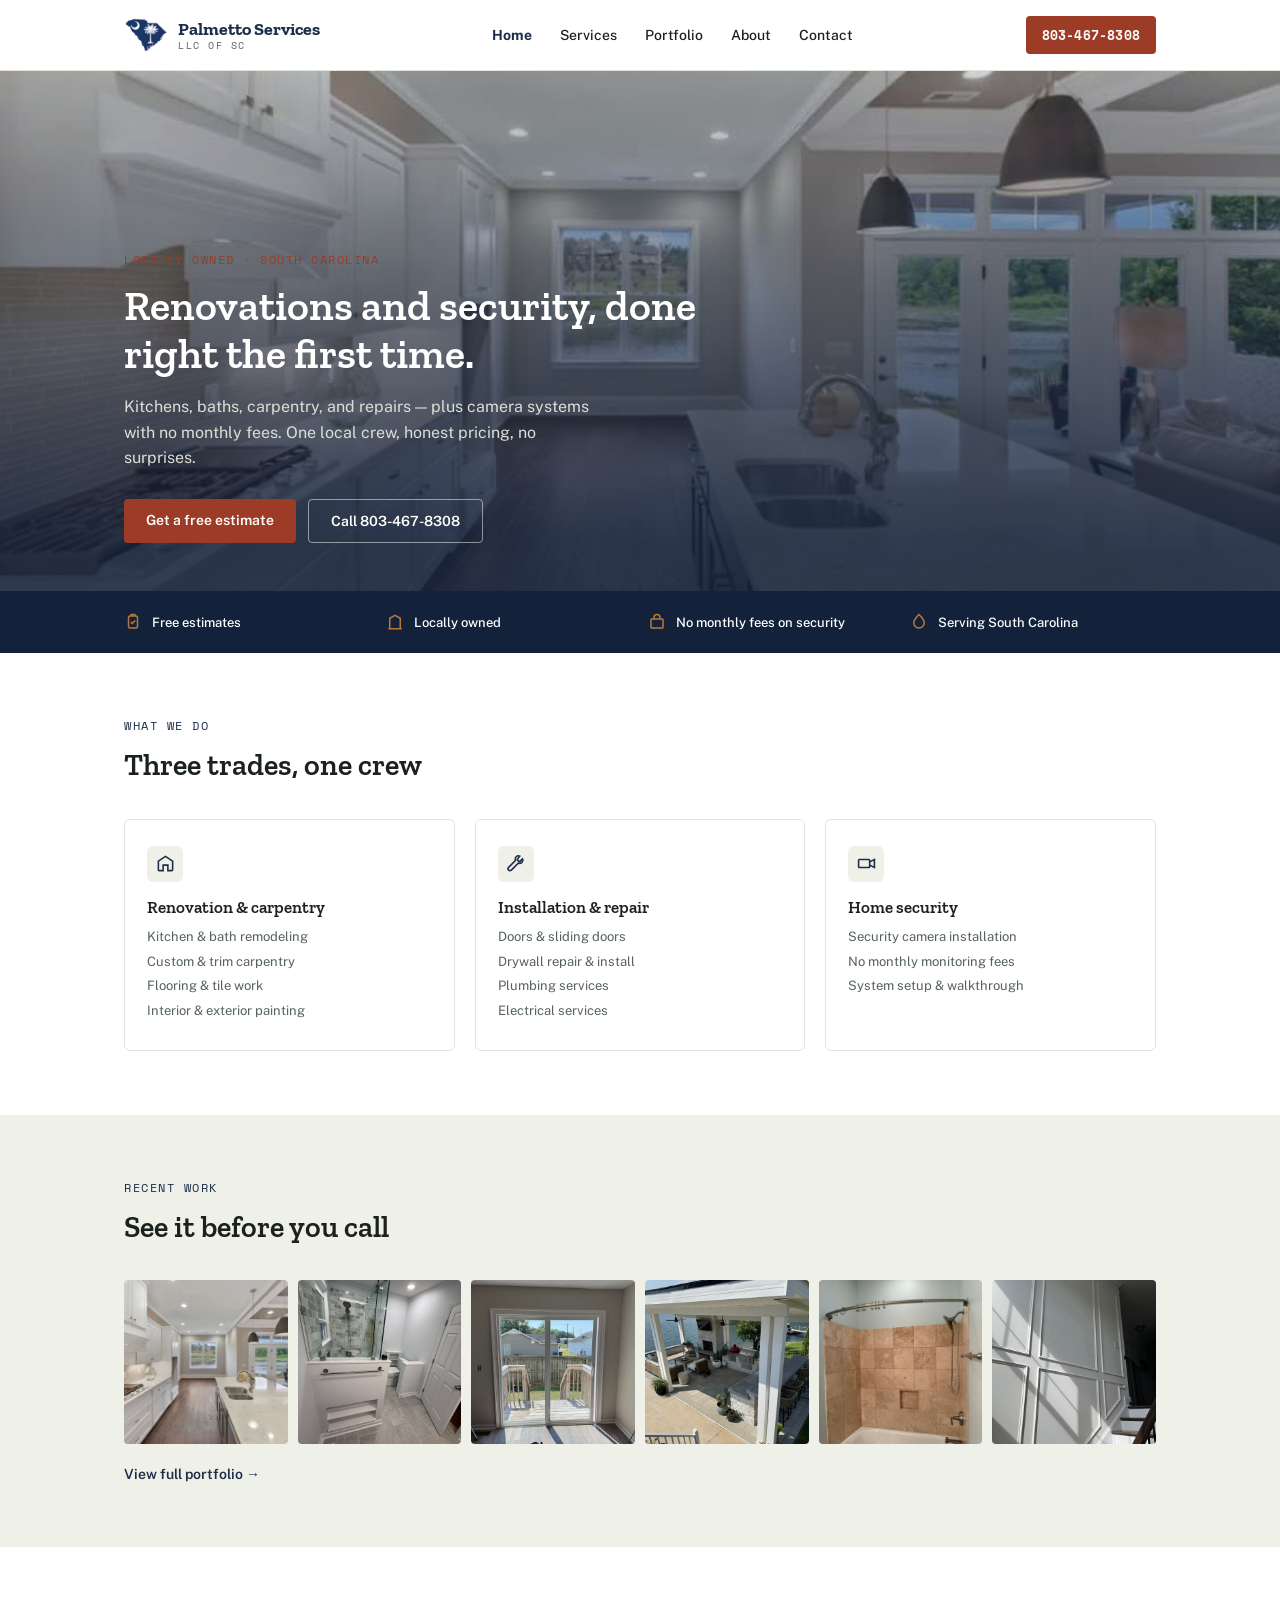
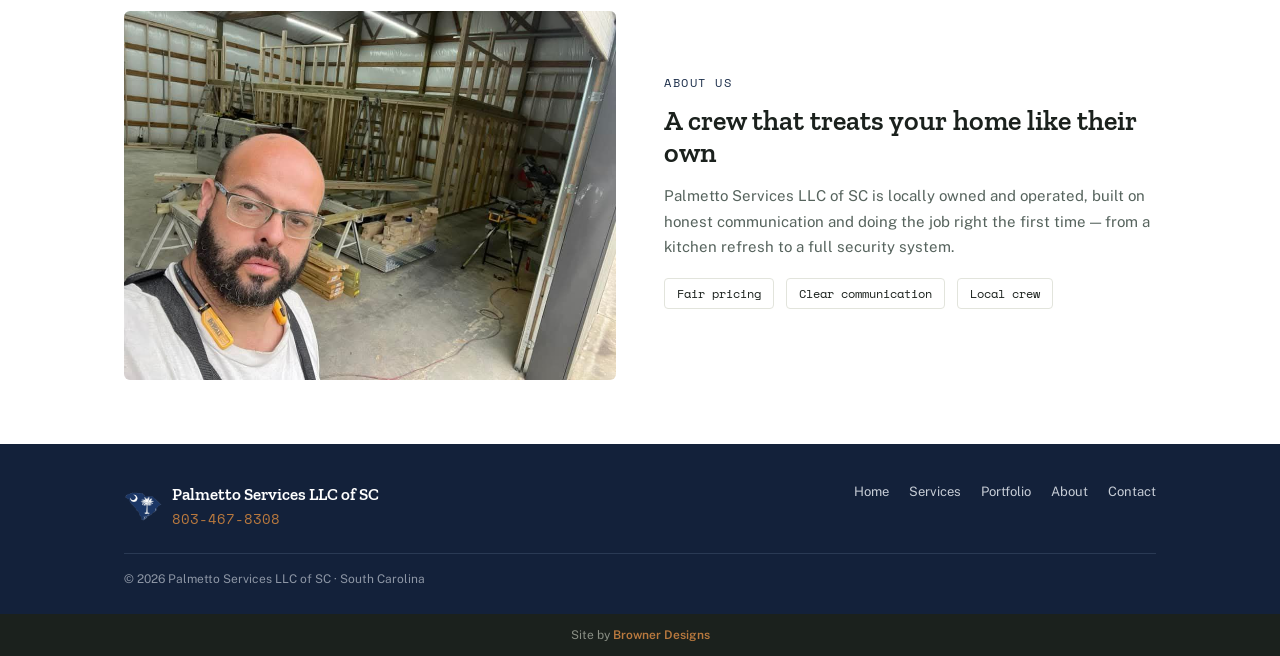
<file: index.html>
<!DOCTYPE html>
<html lang="en">
<head>
<meta charset="UTF-8">
<meta name="viewport" content="width=device-width, initial-scale=1">
<title>Palmetto Services LLC of SC | Home Renovation &amp; Security in South Carolina</title>
<meta name="description" content="Palmetto Services LLC of SC delivers trusted home renovation, carpentry, and security camera installation across South Carolina. Locally owned, licensed and insured.">
<link rel="canonical" href="https://palmettoservicesllcofsc.com/">
<link rel="preconnect" href="https://fonts.googleapis.com">
<link rel="preconnect" href="https://fonts.gstatic.com" crossorigin>
<link rel="stylesheet" href="https://fonts.googleapis.com/css2?family=Zilla+Slab:wght@500;600;700&family=Public+Sans:wght@400;500;600&family=Space+Mono:wght@400;700&display=swap">
<link rel="stylesheet" href="css/style.css">
</head>
<body>

<header>
  <div class="header-inner">
    <a class="brand" href="index.html">
      <img src="Images/palmetto-logo.png" alt="Palmetto Services LLC of SC logo" style="width:44px;height:auto;display:block;">
      <div class="brand-text">
        <span class="brand-name">Palmetto Services</span>
        <span class="brand-sub">LLC OF SC</span>
      </div>
    </a>
    <nav aria-label="Primary">
      <ul>
        <li><a href="index.html" aria-current="page">Home</a></li>
        <li><a href="services.html">Services</a></li>
        <li><a href="portfolio.html">Portfolio</a></li>
        <li><a href="about.html">About</a></li>
        <li><a href="contact.html">Contact</a></li>
      </ul>
    </nav>
    <a href="tel:8034678308" class="call-btn">803-467-8308</a>
  </div>
</header>

<div class="hero">
  <div class="hero-content">
    <span class="eyebrow">Locally owned &middot; South Carolina</span>
    <h1>Renovations and security, done right the first time.</h1>
    <p>Kitchens, baths, carpentry, and repairs &mdash; plus camera systems with no monthly fees. One local crew, honest pricing, no surprises.</p>
    <div class="hero-ctas">
      <a href="contact.html" class="btn-primary">Get a free estimate</a>
      <a href="tel:8034678308" class="btn-secondary">Call 803-467-8308</a>
    </div>
  </div>
</div>

<div class="trust">
  <div class="trust-inner">
    <div class="trust-item"><svg viewBox="0 0 24 24" fill="none" stroke="currentColor" stroke-width="2"><rect x="6" y="4" width="12" height="16" rx="2"/><path d="M9 4V3a1 1 0 011-1h4a1 1 0 011 1v1"/><path d="M9 12l2 2 4-4"/></svg>Free estimates</div>
    <div class="trust-item"><svg viewBox="0 0 24 24" fill="none" stroke="currentColor" stroke-width="2"><path d="M3 21h18M5 21V7l7-4 7 4v14"/></svg>Locally owned</div>
    <div class="trust-item"><svg viewBox="0 0 24 24" fill="none" stroke="currentColor" stroke-width="2"><rect x="4" y="8" width="16" height="12" rx="1"/><path d="M8 8V6a4 4 0 018 0v2"/></svg>No monthly fees on security</div>
    <div class="trust-item"><svg viewBox="0 0 24 24" fill="none" stroke="currentColor" stroke-width="2"><path d="M12 2C8 6 5 9.5 5 13a7 7 0 0014 0c0-3.5-3-7-7-11z"/></svg>Serving South Carolina</div>
  </div>
</div>

<section>
  <div class="wrap">
    <div class="section-head">
      <span class="eyebrow">What we do</span>
      <h2>Three trades, one crew</h2>
    </div>
    <div class="service-grid">
      <div class="service-card">
        <div class="icon"><svg viewBox="0 0 24 24" fill="none" stroke="currentColor" stroke-width="2"><path d="M3 9l9-6 9 6v11a1 1 0 01-1 1h-5v-7H9v7H4a1 1 0 01-1-1z"/></svg></div>
        <h3>Renovation &amp; carpentry</h3>
        <ul>
          <li>Kitchen &amp; bath remodeling</li>
          <li>Custom &amp; trim carpentry</li>
          <li>Flooring &amp; tile work</li>
          <li>Interior &amp; exterior painting</li>
        </ul>
      </div>
      <div class="service-card">
        <div class="icon"><svg viewBox="0 0 24 24" fill="none" stroke="currentColor" stroke-width="2"><path d="M14.7 6.3a1 1 0 000 1.4l1.6 1.6a1 1 0 001.4 0l3.1-3.1a4 4 0 01-5.3 5.3L6.7 20.3a2.4 2.4 0 01-3.4-3.4L12.1 8a4 4 0 015.3-5.3z"/></svg></div>
        <h3>Installation &amp; repair</h3>
        <ul>
          <li>Doors &amp; sliding doors</li>
          <li>Drywall repair &amp; install</li>
          <li>Plumbing services</li>
          <li>Electrical services</li>
        </ul>
      </div>
      <div class="service-card">
        <div class="icon"><svg viewBox="0 0 24 24" fill="none" stroke="currentColor" stroke-width="2"><rect x="2" y="7" width="14" height="10" rx="1"/><path d="M16 10l6-3v10l-6-3"/></svg></div>
        <h3>Home security</h3>
        <ul>
          <li>Security camera installation</li>
          <li>No monthly monitoring fees</li>
          <li>System setup &amp; walkthrough</li>
        </ul>
      </div>
    </div>
  </div>
</section>

<section class="section-fog">
  <div class="wrap">
    <div class="section-head">
      <span class="eyebrow">Recent work</span>
      <h2>See it before you call</h2>
    </div>
    <div class="work-grid">
      <img src="Images/Feature1.jpg" alt="Recent Palmetto Services renovation project">
      <img src="Images/Feature2.jpg" alt="Recent Palmetto Services renovation project">
      <img src="Images/Feature3.jpg" alt="Recent Palmetto Services renovation project">
      <img src="Images/Feature4.jpg" alt="Recent Palmetto Services renovation project">
      <img src="Images/Feature5.jpg" alt="Recent Palmetto Services renovation project">
      <img src="Images/Feature6.jpg" alt="Recent Palmetto Services renovation project">
    </div>
    <a href="portfolio.html" class="work-link">View full portfolio &rarr;</a>
  </div>
</section>

<section>
  <div class="wrap about-split">
    <img src="Images/About2.jpg" alt="Palmetto Services LLC of SC team">
    <div>
      <span class="eyebrow" style="color:var(--navy);">About us</span>
      <h2>A crew that treats your home like their own</h2>
      <p>Palmetto Services LLC of SC is locally owned and operated, built on honest communication and doing the job right the first time &mdash; from a kitchen refresh to a full security system.</p>
      <div>
        <span class="badge-tag">Fair pricing</span>
        <span class="badge-tag">Clear communication</span>
        <span class="badge-tag">Local crew</span>
      </div>
    </div>
  </div>
</section>

<footer>
  <div class="wrap">
    <div class="footer-inner">
      <div style="display:flex;align-items:center;gap:10px;">
        <img src="Images/palmetto-logo.png" alt="Palmetto Services LLC of SC logo" style="width:38px;height:auto;display:block;">
        <div>
          <div class="footer-brand">Palmetto Services LLC of SC</div>
          <div class="footer-phone" style="margin-top:4px;"><a href="tel:8034678308">803-467-8308</a></div>
        </div>
      </div>
      <nav class="footer-nav" aria-label="Footer">
        <a href="index.html">Home</a>
        <a href="services.html">Services</a>
        <a href="portfolio.html">Portfolio</a>
        <a href="about.html">About</a>
        <a href="contact.html">Contact</a>
      </nav>
    </div>
    <div class="footer-meta">&copy; 2026 Palmetto Services LLC of SC &middot; South Carolina</div>
  </div>
</footer>

<div class="site-credit">
  <div class="wrap">
    <p>Site by <a href="https://www.brownerdesigns.com" target="_blank" rel="noopener">Browner Designs</a></p>
  </div>
</div>

</body>
</html>
</file>
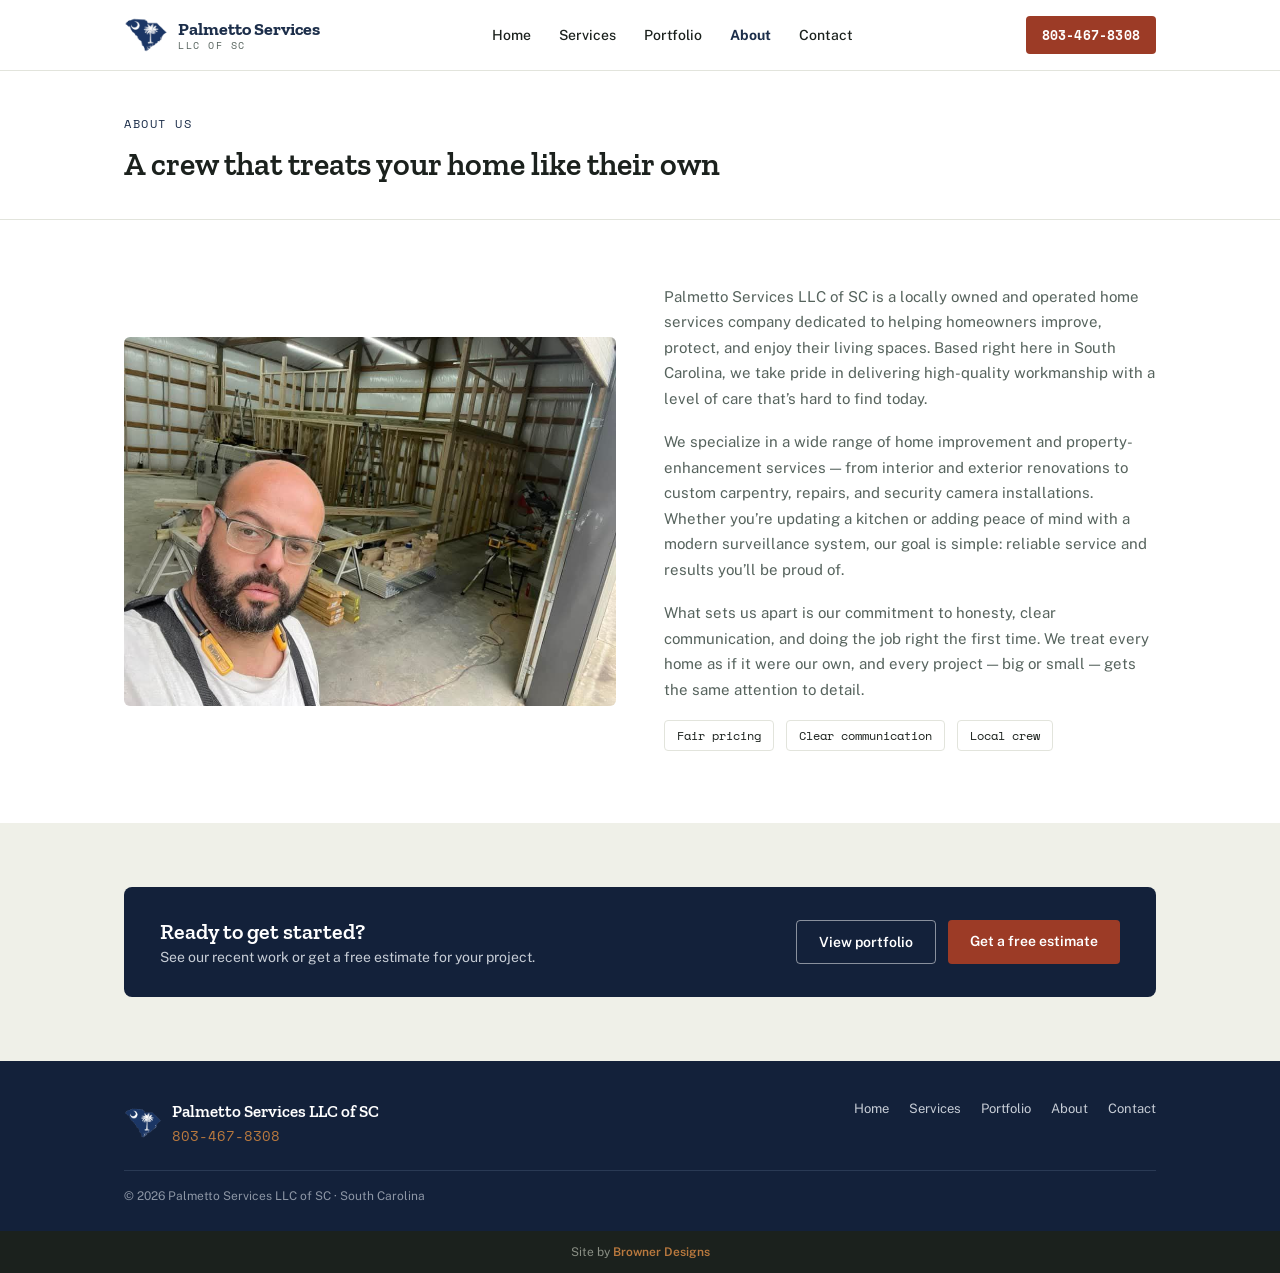
<file: about.html>
<!DOCTYPE html>
<html lang="en">
<head>
<meta charset="UTF-8">
<meta name="viewport" content="width=device-width, initial-scale=1">
<title>About | Palmetto Services LLC of SC</title>
<meta name="description" content="Palmetto Services LLC of SC is a locally owned South Carolina home services company built on honest communication and quality craftsmanship.">
<link rel="canonical" href="https://palmettoservicesllcofsc.com/about">
<link rel="preconnect" href="https://fonts.googleapis.com">
<link rel="preconnect" href="https://fonts.gstatic.com" crossorigin>
<link rel="stylesheet" href="https://fonts.googleapis.com/css2?family=Zilla+Slab:wght@500;600;700&family=Public+Sans:wght@400;500;600&family=Space+Mono:wght@400;700&display=swap">
<link rel="stylesheet" href="css/style.css">
</head>
<body>

<header>
  <div class="header-inner">
    <a class="brand" href="index.html">
      <img src="Images/palmetto-logo.png" alt="Palmetto Services LLC of SC logo" style="width:44px;height:auto;display:block;">
      <div class="brand-text">
        <span class="brand-name">Palmetto Services</span>
        <span class="brand-sub">LLC OF SC</span>
      </div>
    </a>
    <nav aria-label="Primary">
      <ul>
        <li><a href="index.html">Home</a></li>
        <li><a href="services.html">Services</a></li>
        <li><a href="portfolio.html">Portfolio</a></li>
        <li><a href="about.html" aria-current="page">About</a></li>
        <li><a href="contact.html">Contact</a></li>
      </ul>
    </nav>
    <a href="tel:8034678308" class="call-btn">803-467-8308</a>
  </div>
</header>

<section class="page-head">
  <div class="wrap">
    <span class="eyebrow">About us</span>
    <h1>A crew that treats your home like their own</h1>
  </div>
</section>

<section>
  <div class="wrap about-split">
    <img src="Images/About2.jpg" alt="Palmetto Services LLC of SC team">
    <div>
      <p>Palmetto Services LLC of SC is a locally owned and operated home services company dedicated to helping homeowners improve, protect, and enjoy their living spaces. Based right here in South Carolina, we take pride in delivering high-quality workmanship with a level of care that&rsquo;s hard to find today.</p>
      <p>We specialize in a wide range of home improvement and property-enhancement services &mdash; from interior and exterior renovations to custom carpentry, repairs, and security camera installations. Whether you&rsquo;re updating a kitchen or adding peace of mind with a modern surveillance system, our goal is simple: reliable service and results you&rsquo;ll be proud of.</p>
      <p>What sets us apart is our commitment to honesty, clear communication, and doing the job right the first time. We treat every home as if it were our own, and every project &mdash; big or small &mdash; gets the same attention to detail.</p>
      <div>
        <span class="badge-tag">Fair pricing</span>
        <span class="badge-tag">Clear communication</span>
        <span class="badge-tag">Local crew</span>
      </div>
    </div>
  </div>
</section>

<section class="section-fog">
  <div class="wrap">
    <div class="cta-banner">
      <div>
        <h2>Ready to get started?</h2>
        <p>See our recent work or get a free estimate for your project.</p>
      </div>
      <div style="display:flex;gap:12px;flex-wrap:wrap;">
        <a href="portfolio.html" class="btn-secondary">View portfolio</a>
        <a href="contact.html" class="btn-primary">Get a free estimate</a>
      </div>
    </div>
  </div>
</section>

<footer>
  <div class="wrap">
    <div class="footer-inner">
      <div style="display:flex;align-items:center;gap:10px;">
        <img src="Images/palmetto-logo.png" alt="Palmetto Services LLC of SC logo" style="width:38px;height:auto;display:block;">
        <div>
          <div class="footer-brand">Palmetto Services LLC of SC</div>
          <div class="footer-phone" style="margin-top:4px;"><a href="tel:8034678308">803-467-8308</a></div>
        </div>
      </div>
      <nav class="footer-nav" aria-label="Footer">
        <a href="index.html">Home</a>
        <a href="services.html">Services</a>
        <a href="portfolio.html">Portfolio</a>
        <a href="about.html">About</a>
        <a href="contact.html">Contact</a>
      </nav>
    </div>
    <div class="footer-meta">&copy; 2026 Palmetto Services LLC of SC &middot; South Carolina</div>
  </div>
</footer>

<div class="site-credit">
  <div class="wrap">
    <p>Site by <a href="https://www.brownerdesigns.com" target="_blank" rel="noopener">Browner Designs</a></p>
  </div>
</div>

</body>
</html>
</file>
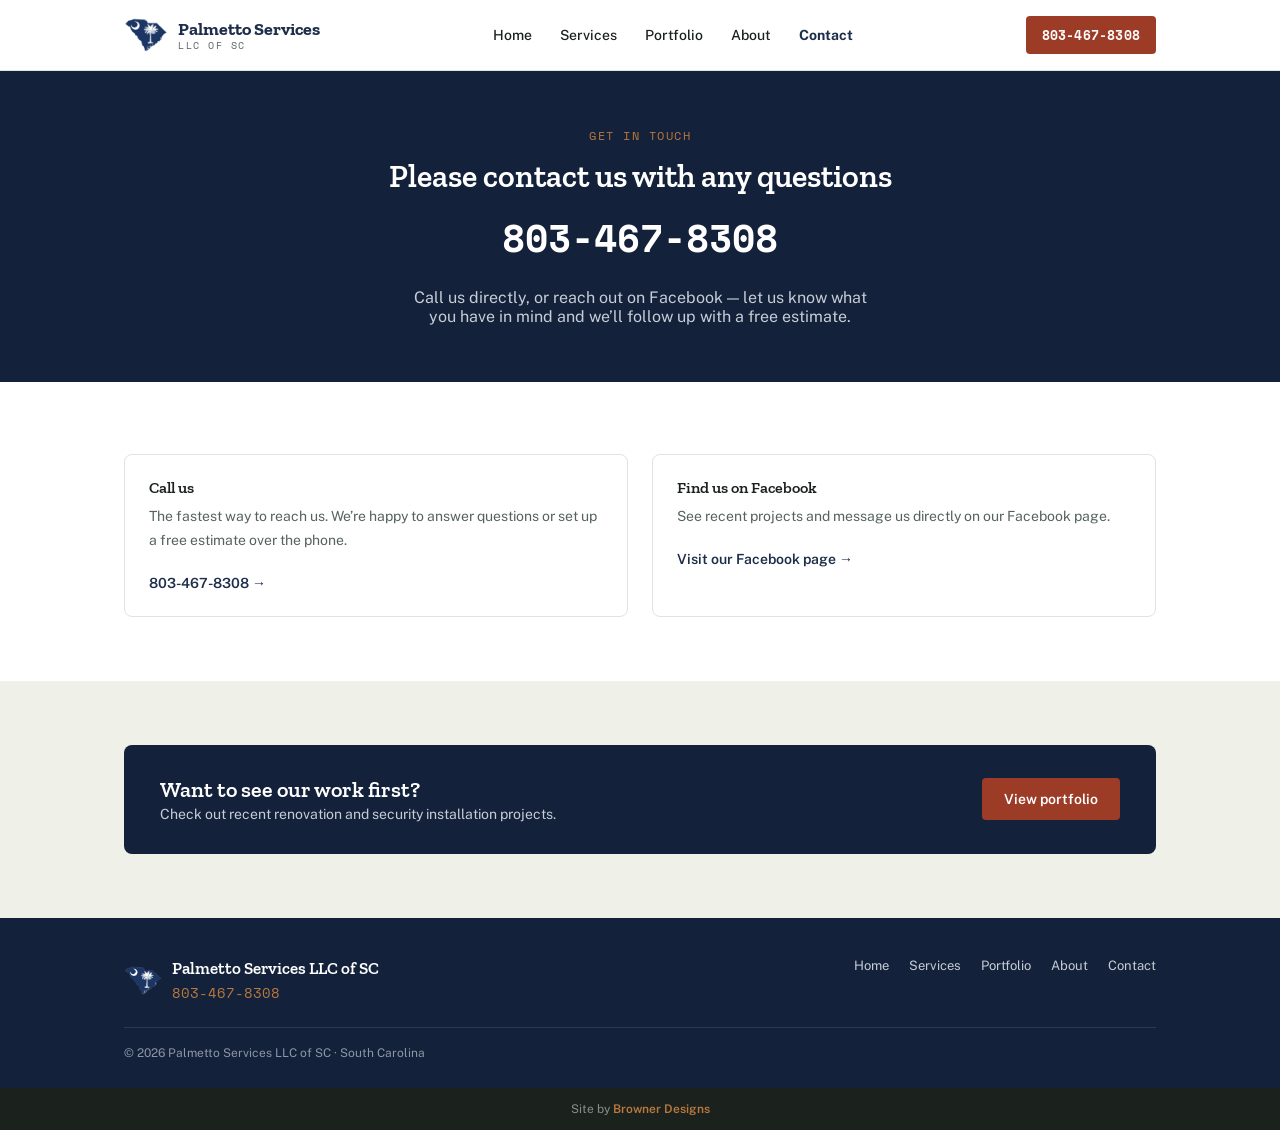
<file: contact.html>
<!DOCTYPE html>
<html lang="en">
<head>
<meta charset="UTF-8">
<meta name="viewport" content="width=device-width, initial-scale=1">
<title>Contact | Palmetto Services LLC of SC</title>
<meta name="description" content="Call Palmetto Services LLC of SC at 803-467-8308 for a free estimate on renovation, carpentry, or security camera installation in South Carolina.">
<link rel="canonical" href="https://palmettoservicesllcofsc.com/contact">
<link rel="preconnect" href="https://fonts.googleapis.com">
<link rel="preconnect" href="https://fonts.gstatic.com" crossorigin>
<link rel="stylesheet" href="https://fonts.googleapis.com/css2?family=Zilla+Slab:wght@500;600;700&family=Public+Sans:wght@400;500;600&family=Space+Mono:wght@400;700&display=swap">
<link rel="stylesheet" href="css/style.css">
</head>
<body>

<header>
  <div class="header-inner">
    <a class="brand" href="index.html">
      <img src="Images/palmetto-logo.png" alt="Palmetto Services LLC of SC logo" style="width:44px;height:auto;display:block;">
      <div class="brand-text">
        <span class="brand-name">Palmetto Services</span>
        <span class="brand-sub">LLC OF SC</span>
      </div>
    </a>
    <nav aria-label="Primary">
      <ul>
        <li><a href="index.html">Home</a></li>
        <li><a href="services.html">Services</a></li>
        <li><a href="portfolio.html">Portfolio</a></li>
        <li><a href="about.html">About</a></li>
        <li><a href="contact.html" aria-current="page">Contact</a></li>
      </ul>
    </nav>
    <a href="tel:8034678308" class="call-btn">803-467-8308</a>
  </div>
</header>

<div class="contact-hero">
  <div class="wrap">
    <span class="eyebrow">Get in touch</span>
    <h1 style="color:#fff;">Please contact us with any questions</h1>
    <a href="tel:8034678308" class="phone-big">803-467-8308</a>
    <p>Call us directly, or reach out on Facebook &mdash; let us know what you have in mind and we&rsquo;ll follow up with a free estimate.</p>
  </div>
</div>

<section>
  <div class="wrap">
    <div class="contact-info-grid">
      <div class="info-card">
        <h3>Call us</h3>
        <p>The fastest way to reach us. We&rsquo;re happy to answer questions or set up a free estimate over the phone.</p>
        <a href="tel:8034678308" class="work-link">803-467-8308 &rarr;</a>
      </div>
      <div class="info-card">
        <h3>Find us on Facebook</h3>
        <p>See recent projects and message us directly on our Facebook page.</p>
        <a href="https://www.facebook.com/share/1CQmiShwnb/" class="work-link">Visit our Facebook page &rarr;</a>
      </div>
    </div>
  </div>
</section>

<section class="section-fog">
  <div class="wrap">
    <div class="cta-banner">
      <div>
        <h2>Want to see our work first?</h2>
        <p>Check out recent renovation and security installation projects.</p>
      </div>
      <a href="portfolio.html" class="btn-primary">View portfolio</a>
    </div>
  </div>
</section>

<footer>
  <div class="wrap">
    <div class="footer-inner">
      <div style="display:flex;align-items:center;gap:10px;">
        <img src="Images/palmetto-logo.png" alt="Palmetto Services LLC of SC logo" style="width:38px;height:auto;display:block;">
        <div>
          <div class="footer-brand">Palmetto Services LLC of SC</div>
          <div class="footer-phone" style="margin-top:4px;"><a href="tel:8034678308">803-467-8308</a></div>
        </div>
      </div>
      <nav class="footer-nav" aria-label="Footer">
        <a href="index.html">Home</a>
        <a href="services.html">Services</a>
        <a href="portfolio.html">Portfolio</a>
        <a href="about.html">About</a>
        <a href="contact.html">Contact</a>
      </nav>
    </div>
    <div class="footer-meta">&copy; 2026 Palmetto Services LLC of SC &middot; South Carolina</div>
  </div>
</footer>

<div class="site-credit">
  <div class="wrap">
    <p>Site by <a href="https://www.brownerdesigns.com" target="_blank" rel="noopener">Browner Designs</a></p>
  </div>
</div>

</body>
</html>
</file>
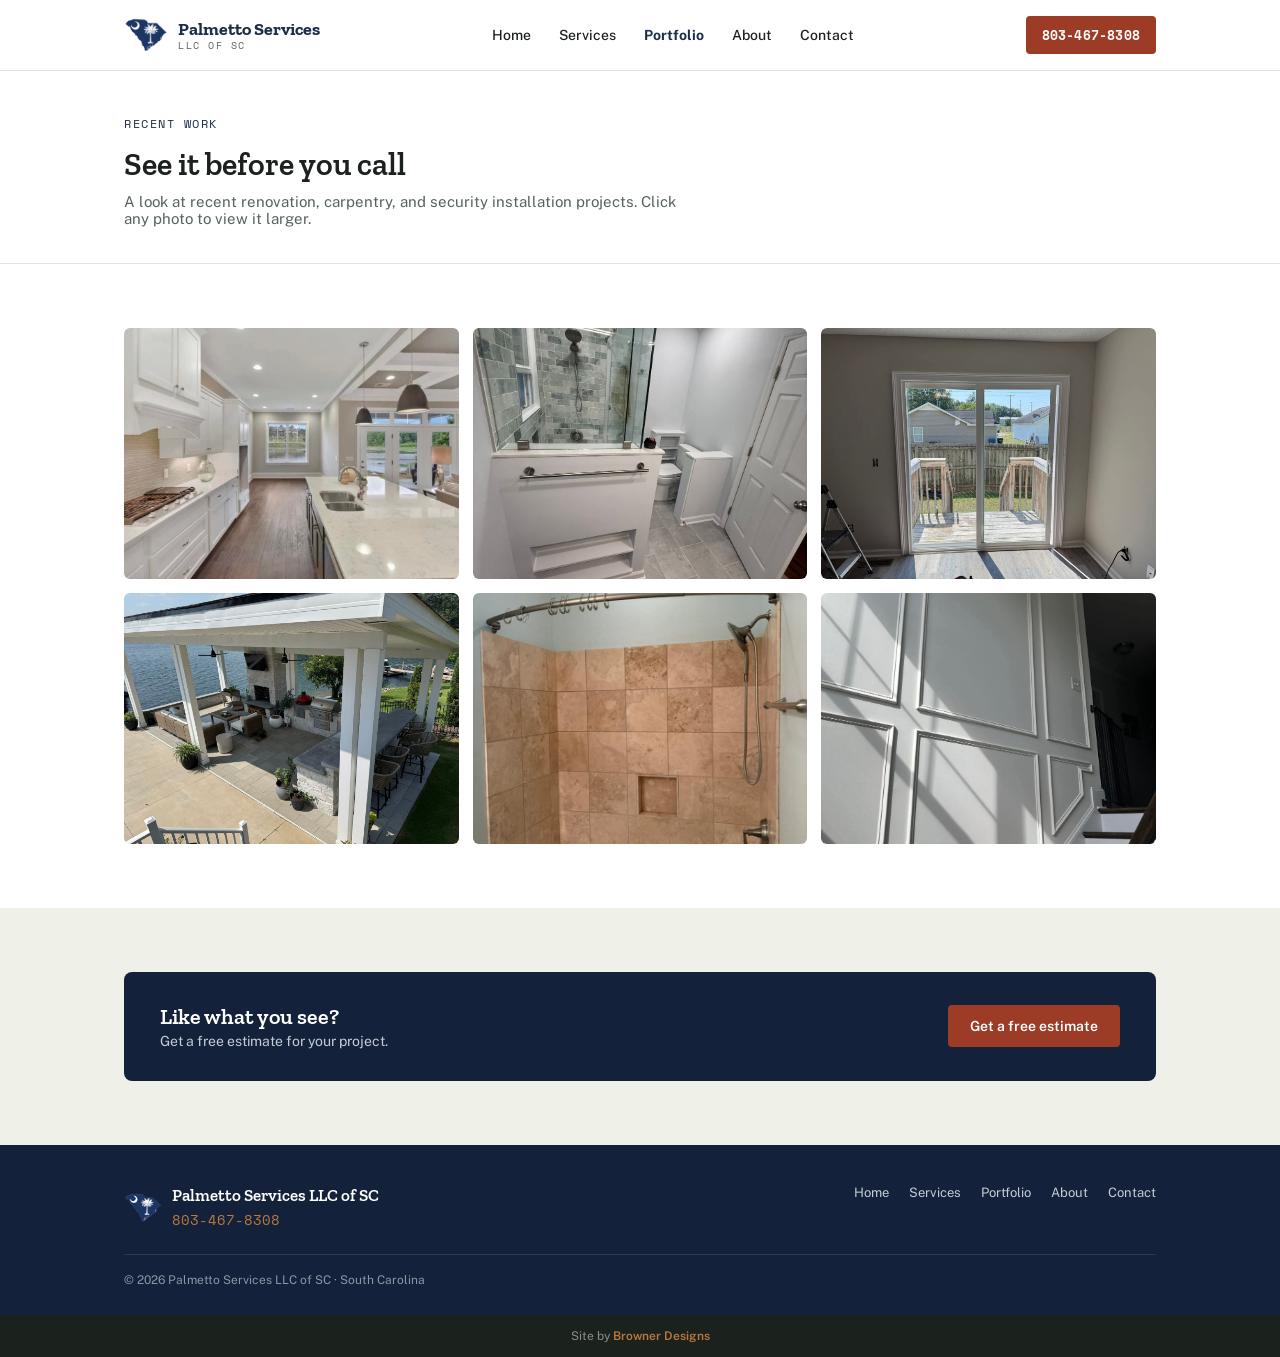
<file: portfolio.html>
<!DOCTYPE html>
<html lang="en">
<head>
<meta charset="UTF-8">
<meta name="viewport" content="width=device-width, initial-scale=1">
<title>Portfolio | Palmetto Services LLC of SC</title>
<meta name="description" content="See recent renovation, carpentry, and security installation work from Palmetto Services LLC of SC.">
<link rel="canonical" href="https://palmettoservicesllcofsc.com/portfolio">
<link rel="preconnect" href="https://fonts.googleapis.com">
<link rel="preconnect" href="https://fonts.gstatic.com" crossorigin>
<link rel="stylesheet" href="https://fonts.googleapis.com/css2?family=Zilla+Slab:wght@500;600;700&family=Public+Sans:wght@400;500;600&family=Space+Mono:wght@400;700&display=swap">
<link rel="stylesheet" href="css/style.css">
</head>
<body>

<header>
  <div class="header-inner">
    <a class="brand" href="index.html">
      <img src="Images/palmetto-logo.png" alt="Palmetto Services LLC of SC logo" style="width:44px;height:auto;display:block;">
      <div class="brand-text">
        <span class="brand-name">Palmetto Services</span>
        <span class="brand-sub">LLC OF SC</span>
      </div>
    </a>
    <nav aria-label="Primary">
      <ul>
        <li><a href="index.html">Home</a></li>
        <li><a href="services.html">Services</a></li>
        <li><a href="portfolio.html" aria-current="page">Portfolio</a></li>
        <li><a href="about.html">About</a></li>
        <li><a href="contact.html">Contact</a></li>
      </ul>
    </nav>
    <a href="tel:8034678308" class="call-btn">803-467-8308</a>
  </div>
</header>

<section class="page-head">
  <div class="wrap">
    <span class="eyebrow">Recent work</span>
    <h1>See it before you call</h1>
    <p>A look at recent renovation, carpentry, and security installation projects. Click any photo to view it larger.</p>
  </div>
</section>

<section>
  <div class="wrap">
    <div class="gallery-grid">
      <a href="#photo1"><img src="Images/Feature1.jpg" alt="Palmetto Services project photo 1"></a>
      <a href="#photo2"><img src="Images/Feature2.jpg" alt="Palmetto Services project photo 2"></a>
      <a href="#photo3"><img src="Images/Feature3.jpg" alt="Palmetto Services project photo 3"></a>
      <a href="#photo4"><img src="Images/Feature4.jpg" alt="Palmetto Services project photo 4"></a>
      <a href="#photo5"><img src="Images/Feature5.jpg" alt="Palmetto Services project photo 5"></a>
      <a href="#photo6"><img src="Images/Feature6.jpg" alt="Palmetto Services project photo 6"></a>
    </div>
  </div>
</section>

<div id="photo1" class="lightbox"><a href="#" class="lightbox-close" aria-label="Close">&times;</a><img src="Images/Feature1.jpg" alt="Palmetto Services project photo 1 enlarged"></div>
<div id="photo2" class="lightbox"><a href="#" class="lightbox-close" aria-label="Close">&times;</a><img src="Images/Feature2.jpg" alt="Palmetto Services project photo 2 enlarged"></div>
<div id="photo3" class="lightbox"><a href="#" class="lightbox-close" aria-label="Close">&times;</a><img src="Images/Feature3.jpg" alt="Palmetto Services project photo 3 enlarged"></div>
<div id="photo4" class="lightbox"><a href="#" class="lightbox-close" aria-label="Close">&times;</a><img src="Images/Feature4.jpg" alt="Palmetto Services project photo 4 enlarged"></div>
<div id="photo5" class="lightbox"><a href="#" class="lightbox-close" aria-label="Close">&times;</a><img src="Images/Feature5.jpg" alt="Palmetto Services project photo 5 enlarged"></div>
<div id="photo6" class="lightbox"><a href="#" class="lightbox-close" aria-label="Close">&times;</a><img src="Images/Feature6.jpg" alt="Palmetto Services project photo 6 enlarged"></div>

<section class="section-fog">
  <div class="wrap">
    <div class="cta-banner">
      <div>
        <h2>Like what you see?</h2>
        <p>Get a free estimate for your project.</p>
      </div>
      <a href="contact.html" class="btn-primary">Get a free estimate</a>
    </div>
  </div>
</section>

<footer>
  <div class="wrap">
    <div class="footer-inner">
      <div style="display:flex;align-items:center;gap:10px;">
        <img src="Images/palmetto-logo.png" alt="Palmetto Services LLC of SC logo" style="width:38px;height:auto;display:block;">
        <div>
          <div class="footer-brand">Palmetto Services LLC of SC</div>
          <div class="footer-phone" style="margin-top:4px;"><a href="tel:8034678308">803-467-8308</a></div>
        </div>
      </div>
      <nav class="footer-nav" aria-label="Footer">
        <a href="index.html">Home</a>
        <a href="services.html">Services</a>
        <a href="portfolio.html">Portfolio</a>
        <a href="about.html">About</a>
        <a href="contact.html">Contact</a>
      </nav>
    </div>
    <div class="footer-meta">&copy; 2026 Palmetto Services LLC of SC &middot; South Carolina</div>
  </div>
</footer>

<div class="site-credit">
  <div class="wrap">
    <p>Site by <a href="https://www.brownerdesigns.com" target="_blank" rel="noopener">Browner Designs</a></p>
  </div>
</div>

</body>
</html>
</file>
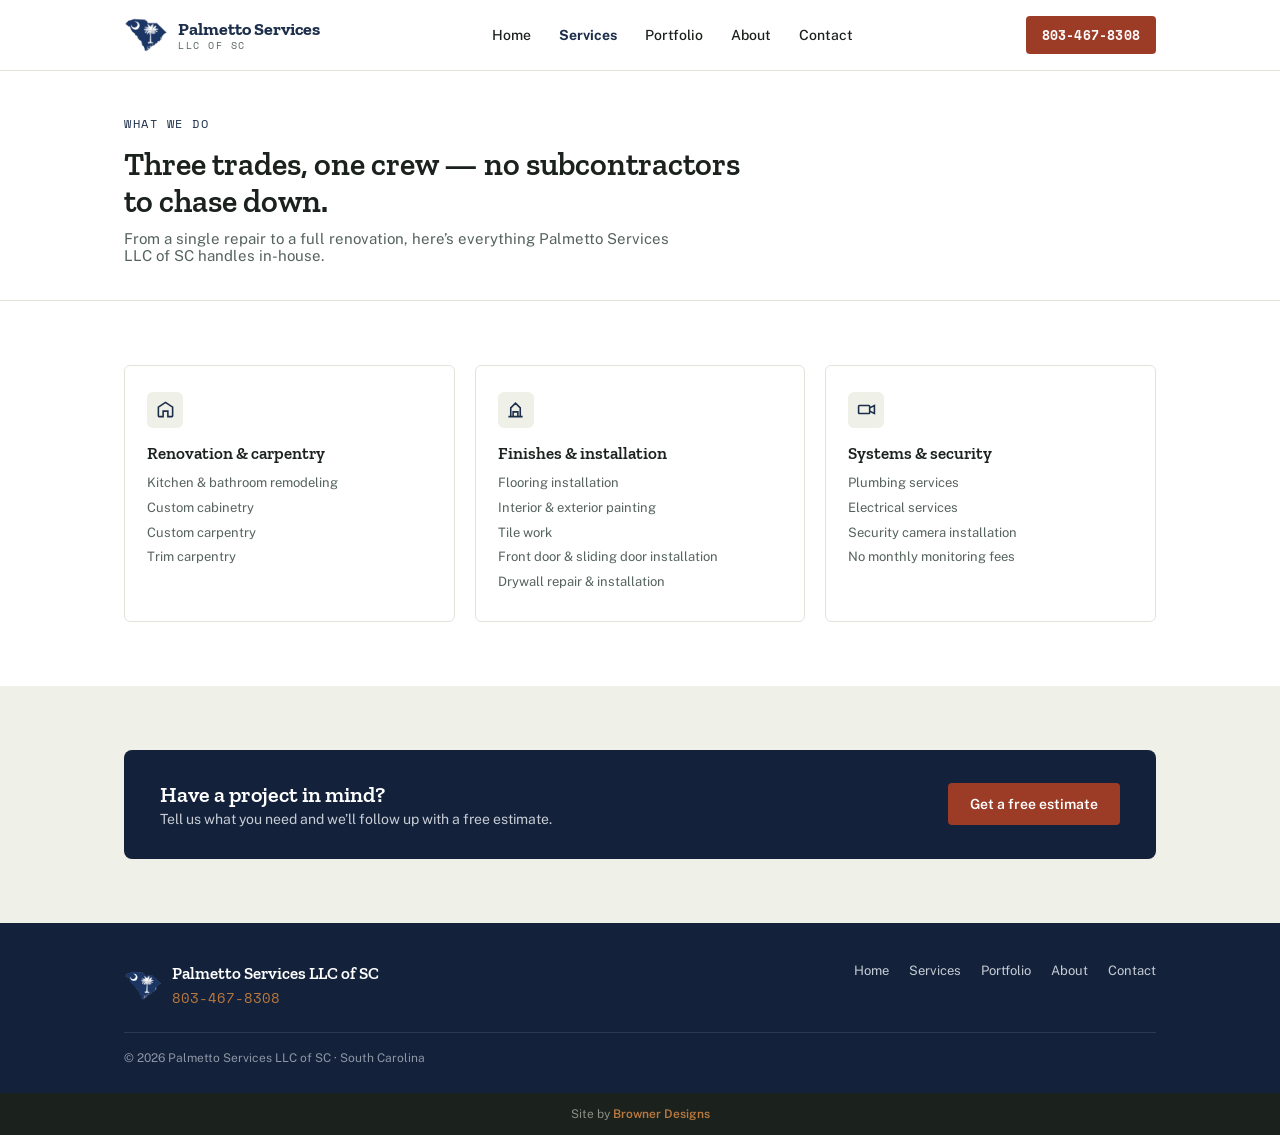
<file: services.html>
<!DOCTYPE html>
<html lang="en">
<head>
<meta charset="UTF-8">
<meta name="viewport" content="width=device-width, initial-scale=1">
<title>Services | Palmetto Services LLC of SC</title>
<meta name="description" content="Kitchen and bath remodeling, custom carpentry, flooring, painting, drywall, plumbing, electrical, and security camera installation across South Carolina.">
<link rel="canonical" href="https://palmettoservicesllcofsc.com/services">
<link rel="preconnect" href="https://fonts.googleapis.com">
<link rel="preconnect" href="https://fonts.gstatic.com" crossorigin>
<link rel="stylesheet" href="https://fonts.googleapis.com/css2?family=Zilla+Slab:wght@500;600;700&family=Public+Sans:wght@400;500;600&family=Space+Mono:wght@400;700&display=swap">
<link rel="stylesheet" href="css/style.css">
</head>
<body>

<header>
  <div class="header-inner">
    <a class="brand" href="index.html">
      <img src="Images/palmetto-logo.png" alt="Palmetto Services LLC of SC logo" style="width:44px;height:auto;display:block;">
      <div class="brand-text">
        <span class="brand-name">Palmetto Services</span>
        <span class="brand-sub">LLC OF SC</span>
      </div>
    </a>
    <nav aria-label="Primary">
      <ul>
        <li><a href="index.html">Home</a></li>
        <li><a href="services.html" aria-current="page">Services</a></li>
        <li><a href="portfolio.html">Portfolio</a></li>
        <li><a href="about.html">About</a></li>
        <li><a href="contact.html">Contact</a></li>
      </ul>
    </nav>
    <a href="tel:8034678308" class="call-btn">803-467-8308</a>
  </div>
</header>

<section class="page-head">
  <div class="wrap">
    <span class="eyebrow">What we do</span>
    <h1>Three trades, one crew &mdash; no subcontractors to chase down.</h1>
    <p>From a single repair to a full renovation, here&rsquo;s everything Palmetto Services LLC of SC handles in-house.</p>
  </div>
</section>

<section>
  <div class="wrap">
    <div class="service-grid">
      <div class="service-card">
        <div class="icon"><svg viewBox="0 0 24 24" fill="none" stroke="currentColor" stroke-width="2"><path d="M3 9l9-6 9 6v11a1 1 0 01-1 1h-5v-7H9v7H4a1 1 0 01-1-1z"/></svg></div>
        <h3>Renovation &amp; carpentry</h3>
        <ul>
          <li>Kitchen &amp; bathroom remodeling</li>
          <li>Custom cabinetry</li>
          <li>Custom carpentry</li>
          <li>Trim carpentry</li>
        </ul>
      </div>
      <div class="service-card">
        <div class="icon"><svg viewBox="0 0 24 24" fill="none" stroke="currentColor" stroke-width="2"><path d="M3 21h18M6 21V10l6-6 6 6v11M9 21v-6h6v6"/></svg></div>
        <h3>Finishes &amp; installation</h3>
        <ul>
          <li>Flooring installation</li>
          <li>Interior &amp; exterior painting</li>
          <li>Tile work</li>
          <li>Front door &amp; sliding door installation</li>
          <li>Drywall repair &amp; installation</li>
        </ul>
      </div>
      <div class="service-card">
        <div class="icon"><svg viewBox="0 0 24 24" fill="none" stroke="currentColor" stroke-width="2"><rect x="2" y="7" width="14" height="10" rx="1"/><path d="M16 10l6-3v10l-6-3"/></svg></div>
        <h3>Systems &amp; security</h3>
        <ul>
          <li>Plumbing services</li>
          <li>Electrical services</li>
          <li>Security camera installation</li>
          <li>No monthly monitoring fees</li>
        </ul>
      </div>
    </div>
  </div>
</section>

<section class="section-fog">
  <div class="wrap">
    <div class="cta-banner">
      <div>
        <h2>Have a project in mind?</h2>
        <p>Tell us what you need and we&rsquo;ll follow up with a free estimate.</p>
      </div>
      <a href="contact.html" class="btn-primary">Get a free estimate</a>
    </div>
  </div>
</section>

<footer>
  <div class="wrap">
    <div class="footer-inner">
      <div style="display:flex;align-items:center;gap:10px;">
        <img src="Images/palmetto-logo.png" alt="Palmetto Services LLC of SC logo" style="width:38px;height:auto;display:block;">
        <div>
          <div class="footer-brand">Palmetto Services LLC of SC</div>
          <div class="footer-phone" style="margin-top:4px;"><a href="tel:8034678308">803-467-8308</a></div>
        </div>
      </div>
      <nav class="footer-nav" aria-label="Footer">
        <a href="index.html">Home</a>
        <a href="services.html">Services</a>
        <a href="portfolio.html">Portfolio</a>
        <a href="about.html">About</a>
        <a href="contact.html">Contact</a>
      </nav>
    </div>
    <div class="footer-meta">&copy; 2026 Palmetto Services LLC of SC &middot; South Carolina</div>
  </div>
</footer>

<div class="site-credit">
  <div class="wrap">
    <p>Site by <a href="https://www.brownerdesigns.com" target="_blank" rel="noopener">Browner Designs</a></p>
  </div>
</div>

</body>
</html>
</file>
<file: css/style.css>
:root{
  --navy:#1C2E4A;
  --navy-dark:#13213A;
  --ink:#1B211D;
  --pine:#B9793E;
  --brick:#9C3B26;
  --fog:#EFF0E8;
  --steel:#56635D;
  --white:#FFFFFF;
}
*{box-sizing:border-box;margin:0;padding:0;}
body{font-family:'Public Sans',sans-serif;color:var(--ink);background:var(--white);}
h1,h2,h3{font-family:'Zilla Slab',serif;font-weight:600;line-height:1.15;}
.wrap{max-width:1080px;margin:0 auto;padding:0 24px;}
a{color:inherit;text-decoration:none;}

/* header */
header{background:var(--white);border-bottom:1px solid #E2E4DC;}
.header-inner{display:flex;align-items:center;justify-content:space-between;padding:16px 24px;max-width:1080px;margin:0 auto;}
.brand{display:flex;align-items:center;gap:10px;}
.brand-text{display:flex;flex-direction:column;line-height:1.15;}
.brand-name{font-family:'Zilla Slab',serif;font-weight:700;font-size:18px;color:var(--navy);}
.brand-sub{font-family:'Space Mono',monospace;font-size:10px;letter-spacing:1.5px;color:var(--steel);}
nav ul{display:flex;gap:28px;list-style:none;font-size:14px;font-weight:500;color:var(--ink);}
nav a:hover{color:var(--navy);}
nav a[aria-current="page"]{color:var(--navy);font-weight:700;}
.call-btn{font-family:'Space Mono',monospace;background:var(--brick);color:var(--white);padding:9px 16px;border-radius:4px;font-size:13px;font-weight:700;letter-spacing:.2px;white-space:nowrap;}

/* hero */
.hero{position:relative;min-height:520px;display:flex;align-items:flex-end;background:#333 url('../Images/Feature1.jpg') center/cover no-repeat;}
.hero::after{content:"";position:absolute;inset:0;background:linear-gradient(180deg, rgba(19,33,58,.18) 0%, rgba(19,33,58,.85) 90%);}
.hero-content{position:relative;z-index:1;padding:64px 24px 48px;max-width:1080px;margin:0 auto;width:100%;color:var(--white);}
.eyebrow{font-family:'Space Mono',monospace;font-size:12px;letter-spacing:1.5px;text-transform:uppercase;color:var(--pine);margin-bottom:14px;display:block;}
.hero .eyebrow{color:var(--brick);}
.hero h1{font-size:42px;color:var(--white);max-width:620px;margin-bottom:16px;}
.hero p{font-size:16px;color:#DCDFD6;max-width:480px;margin-bottom:28px;line-height:1.6;}
.hero-ctas{display:flex;gap:12px;flex-wrap:wrap;}
.btn-primary{background:var(--brick);color:var(--white);padding:13px 22px;border-radius:4px;font-weight:600;font-size:14px;display:inline-block;}
.btn-secondary{border:1px solid rgba(255,255,255,.5);color:var(--white);padding:13px 22px;border-radius:4px;font-weight:600;font-size:14px;display:inline-block;}

/* generic page header (about/services/portfolio/contact) */
.page-head{padding:44px 0 36px;border-bottom:1px solid #E2E4DC;}
.page-head .eyebrow{color:var(--navy);}
.page-head h1{font-size:32px;color:var(--ink);max-width:640px;}
.page-head p{color:var(--steel);font-size:15px;margin-top:10px;max-width:560px;}

/* trust strip */
.trust{background:var(--navy-dark);color:var(--white);}
.trust-inner{display:grid;grid-template-columns:repeat(4,1fr);max-width:1080px;margin:0 auto;padding:22px 24px;gap:16px;}
.trust-item{display:flex;align-items:center;gap:10px;font-size:13px;font-weight:500;}
.trust-item svg{flex-shrink:0;width:18px;height:18px;color:var(--pine);}

/* section shared */
section{padding:64px 0;}
.section-fog{background:var(--fog);}
.section-head{max-width:560px;margin-bottom:36px;}
.section-head .eyebrow{color:var(--navy);}
.section-head h2{font-size:30px;color:var(--ink);}

/* services */
.service-grid{display:grid;grid-template-columns:repeat(3,1fr);gap:20px;}
.service-card{background:var(--white);border:1px solid #E2E4DC;border-radius:6px;padding:26px 22px;}
.service-card .icon{width:36px;height:36px;background:var(--fog);border-radius:6px;display:flex;align-items:center;justify-content:center;margin-bottom:16px;color:var(--navy);}
.service-card .icon svg{width:19px;height:19px;}
.service-card h3{font-size:17px;color:var(--ink);margin-bottom:8px;}
.service-card ul{list-style:none;font-size:13px;color:var(--steel);line-height:1.9;}

/* featured work / portfolio */
.work-grid{display:grid;grid-template-columns:repeat(6,1fr);gap:10px;}
.work-grid img{width:100%;aspect-ratio:1/1;object-fit:cover;border-radius:4px;display:block;}
.work-link{margin-top:22px;display:inline-flex;align-items:center;gap:6px;font-weight:600;font-size:14px;color:var(--navy);}

.gallery-grid{display:grid;grid-template-columns:repeat(3,1fr);gap:14px;}
.gallery-grid a{display:block;border-radius:6px;overflow:hidden;}
.gallery-grid img{width:100%;aspect-ratio:4/3;object-fit:cover;display:block;transition:transform .25s;}
.gallery-grid a:hover img{transform:scale(1.04);}
.lightbox{display:none;position:fixed;inset:0;background:rgba(19,33,58,.94);z-index:50;align-items:center;justify-content:center;padding:24px;}
.lightbox:target{display:flex;}
.lightbox img{max-width:92%;max-height:86vh;border-radius:6px;}
.lightbox-close{position:absolute;top:20px;right:28px;color:#fff;font-size:30px;line-height:1;}

/* about teaser / split layout */
.about-split{display:grid;grid-template-columns:1fr 1fr;gap:48px;align-items:center;}
.about-split img{width:100%;border-radius:6px;object-fit:cover;aspect-ratio:4/3;}
.about-split h2{font-size:28px;margin-bottom:14px;}
.about-split p{color:var(--steel);font-size:15px;line-height:1.7;margin-bottom:18px;}
.badge-tag{display:inline-flex;align-items:center;gap:6px;font-family:'Space Mono',monospace;font-size:12px;background:var(--white);border:1px solid #E2E4DC;padding:6px 12px;border-radius:4px;margin-right:8px;margin-bottom:8px;color:var(--ink);}

/* cta banner */
.cta-banner{background:var(--navy-dark);color:var(--white);border-radius:8px;padding:32px 36px;display:flex;align-items:center;justify-content:space-between;gap:24px;flex-wrap:wrap;}
.cta-banner h2{font-size:22px;margin-bottom:4px;}
.cta-banner p{color:#C7CDD6;font-size:14px;}

/* contact */
.contact-hero{background:var(--navy-dark);color:var(--white);padding:56px 0;text-align:center;}
.contact-hero .phone-big{font-family:'Space Mono',monospace;font-size:38px;font-weight:700;color:var(--white);display:inline-block;margin:14px 0 22px;}
.contact-hero p{color:#C7CDD6;max-width:480px;margin:0 auto;}
.contact-info-grid{display:grid;grid-template-columns:repeat(2,1fr);gap:24px;margin-top:8px;}
.info-card{border:1px solid #E2E4DC;border-radius:8px;padding:24px;}
.info-card h3{font-size:16px;margin-bottom:8px;}
.info-card p{color:var(--steel);font-size:14px;line-height:1.7;}

/* footer */
footer{background:var(--navy-dark);color:#C7CDD6;padding:40px 0 28px;}
.footer-inner{display:flex;justify-content:space-between;flex-wrap:wrap;gap:24px;margin-bottom:24px;}
.footer-brand{font-family:'Zilla Slab',serif;font-weight:600;color:var(--white);font-size:17px;}
.footer-nav{display:flex;gap:20px;font-size:13px;flex-wrap:wrap;}
.footer-phone{font-family:'Space Mono',monospace;color:var(--pine);font-size:14px;}
.footer-meta{border-top:1px solid #2A3A54;padding-top:18px;font-size:12px;color:#8D96A5;}

/* site credit */
.site-credit{background:var(--ink);padding:14px 0;text-align:center;}
.site-credit p{font-size:12px;color:#8A8F85;}
.site-credit a{color:var(--pine);font-weight:600;}
.site-credit a:hover{text-decoration:underline;}

@media (max-width:720px){
  nav{display:none;}
  .hero h1{font-size:30px;}
  .trust-inner{grid-template-columns:repeat(2,1fr);}
  .service-grid{grid-template-columns:1fr;}
  .work-grid{grid-template-columns:repeat(3,1fr);}
  .gallery-grid{grid-template-columns:repeat(2,1fr);}
  .about-split{grid-template-columns:1fr;}
  .contact-info-grid{grid-template-columns:1fr;}
  .cta-banner{flex-direction:column;align-items:flex-start;}
}
</file>
